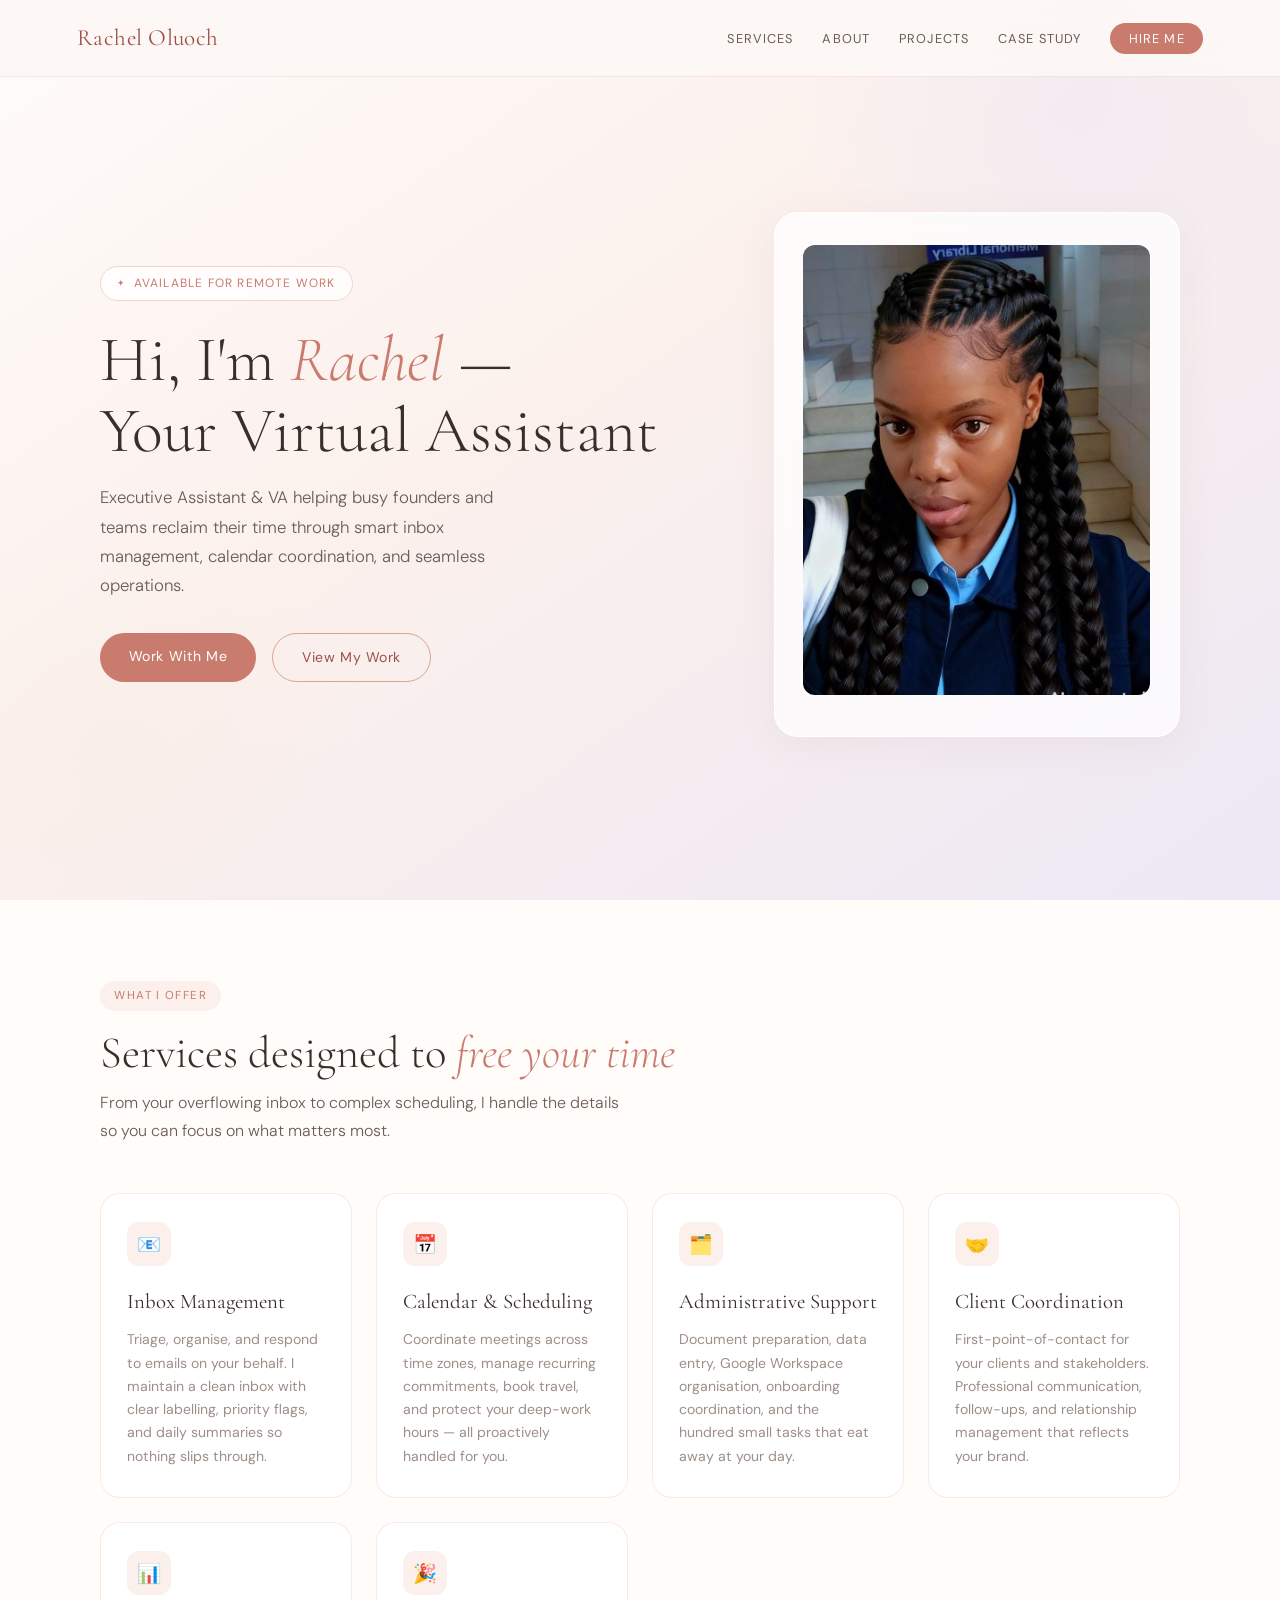
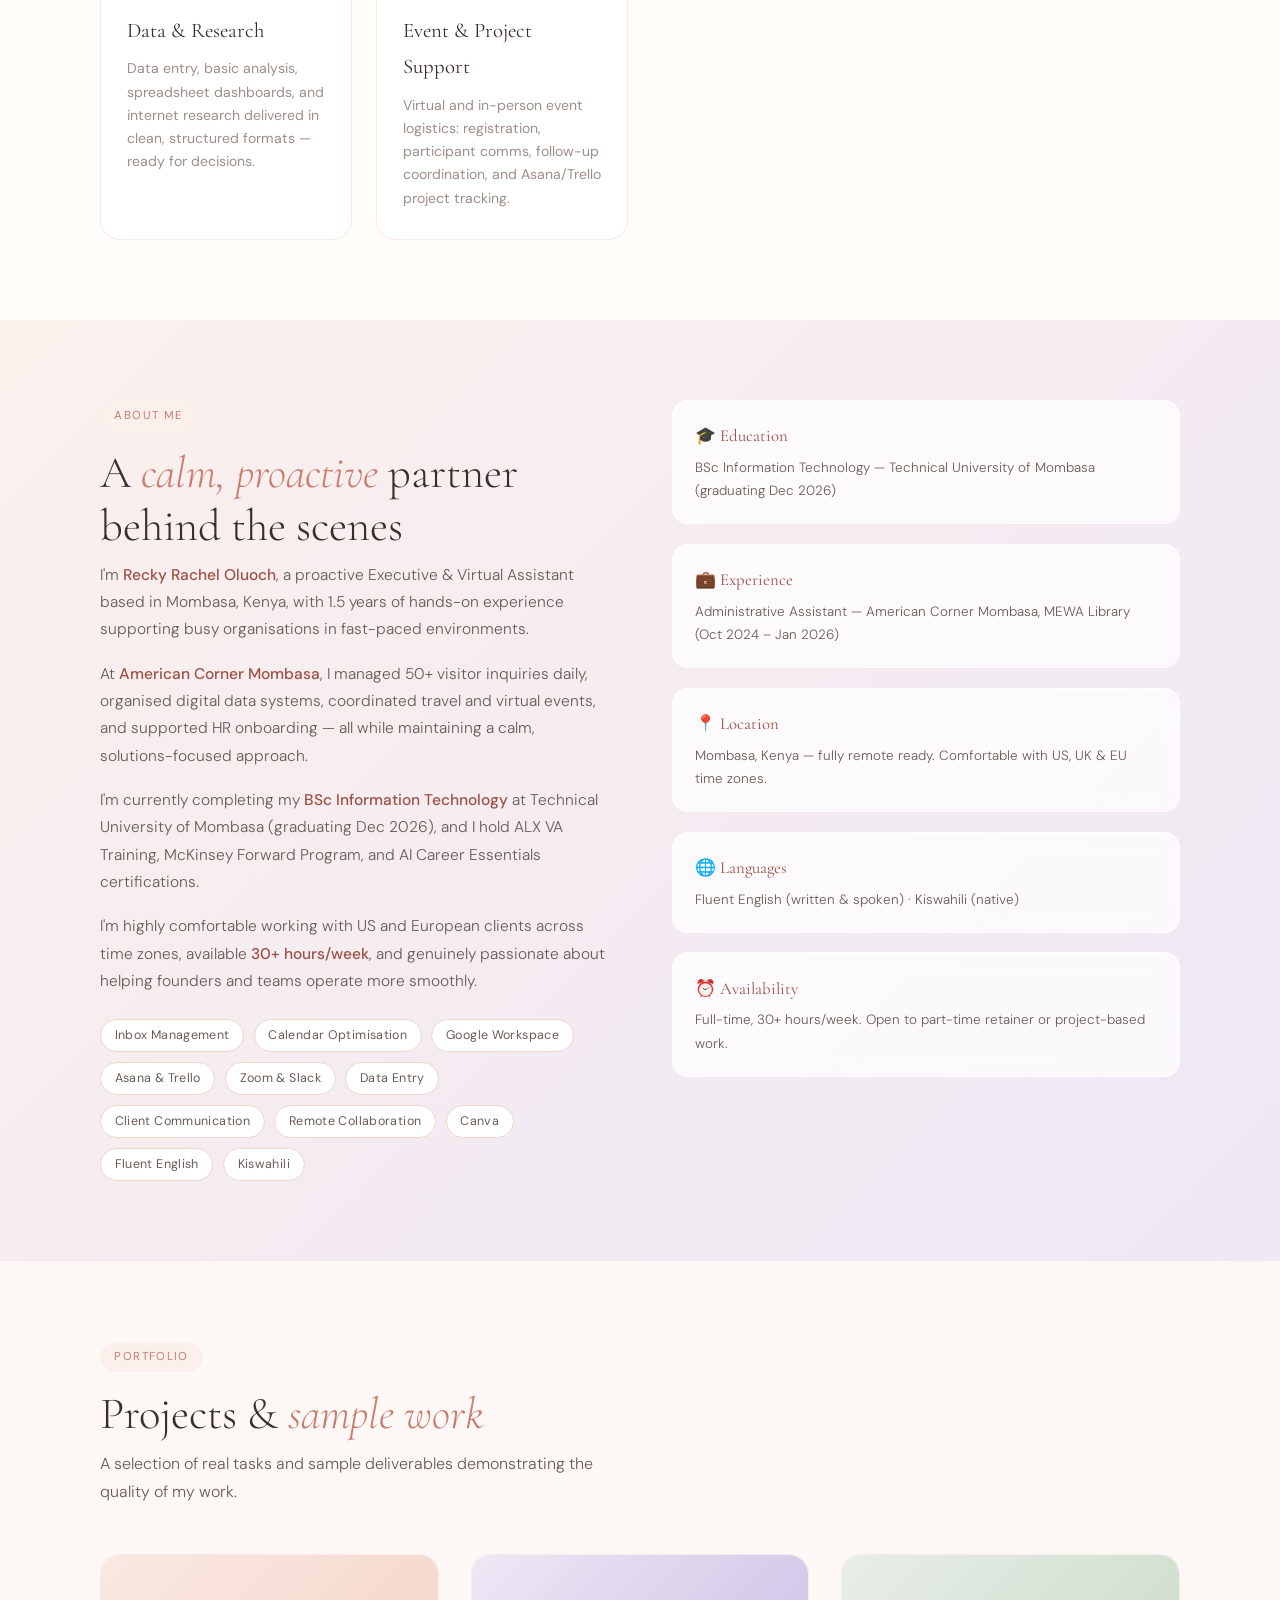
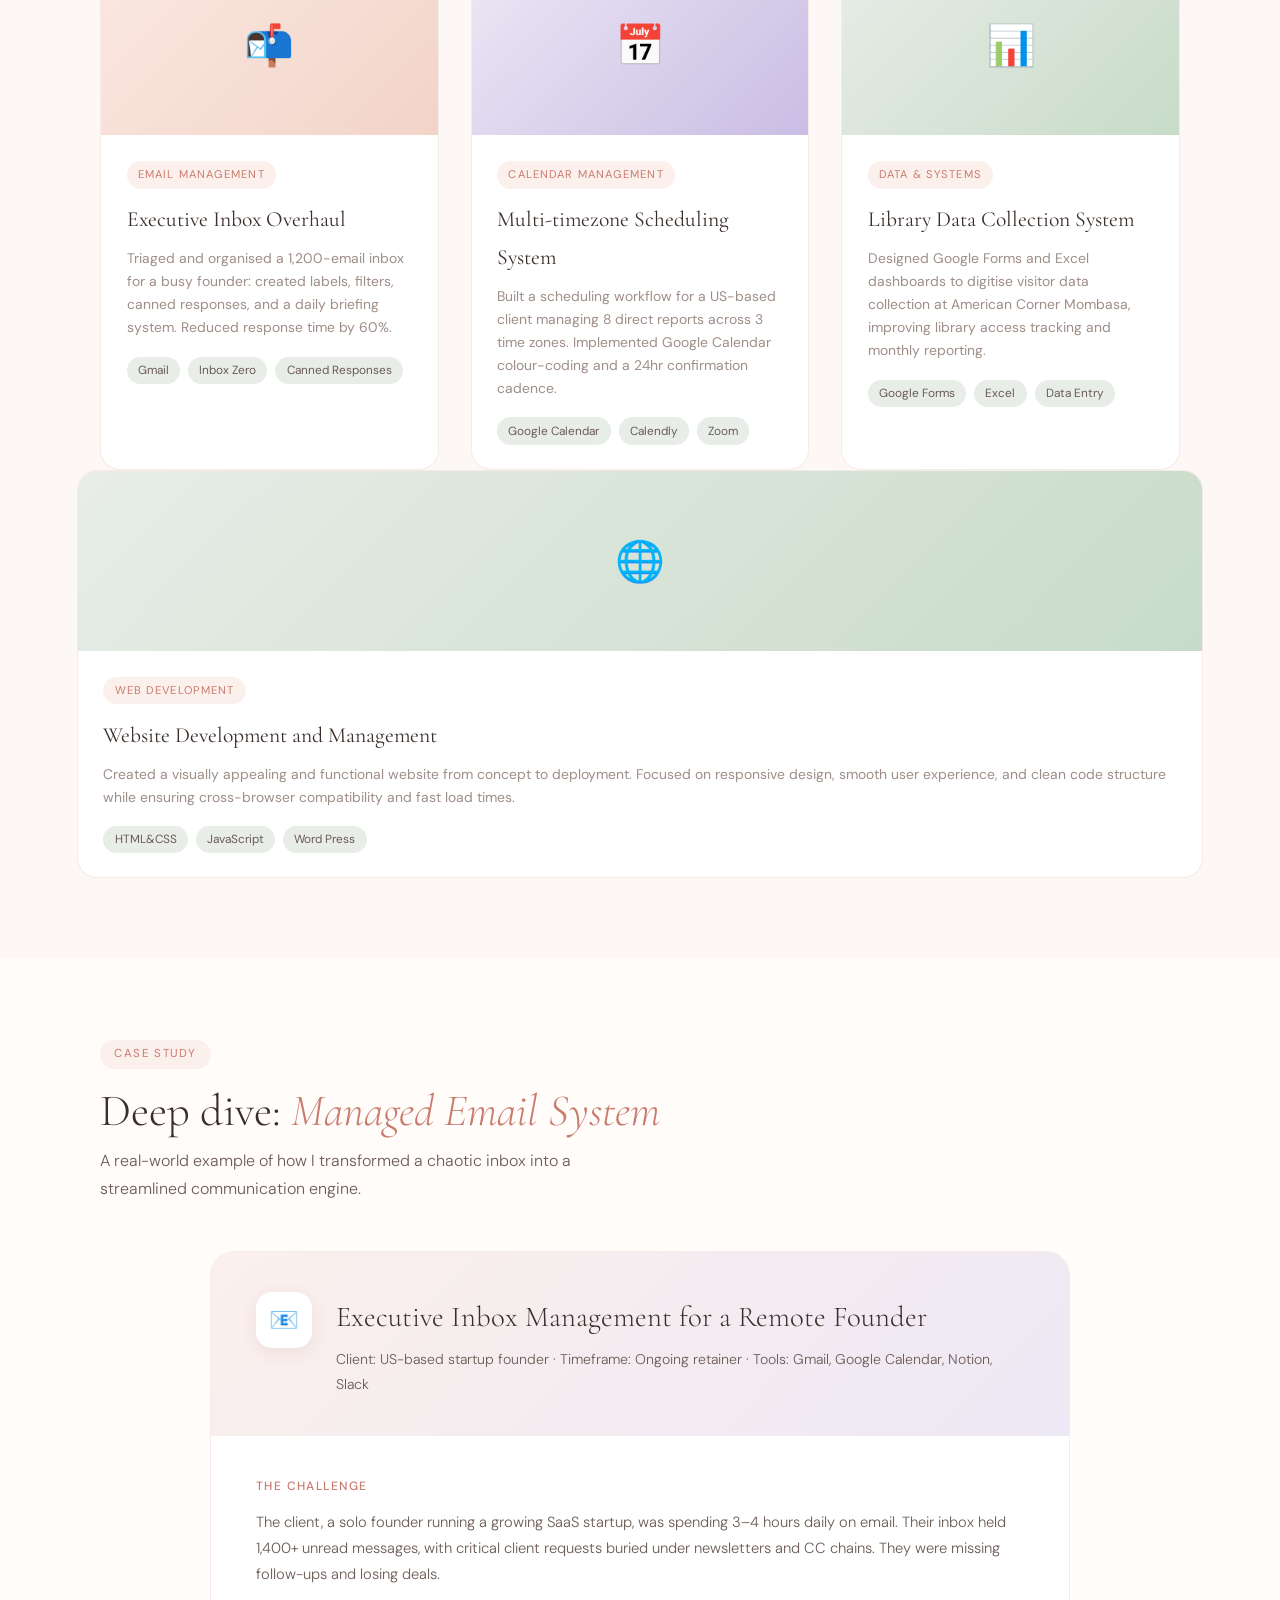
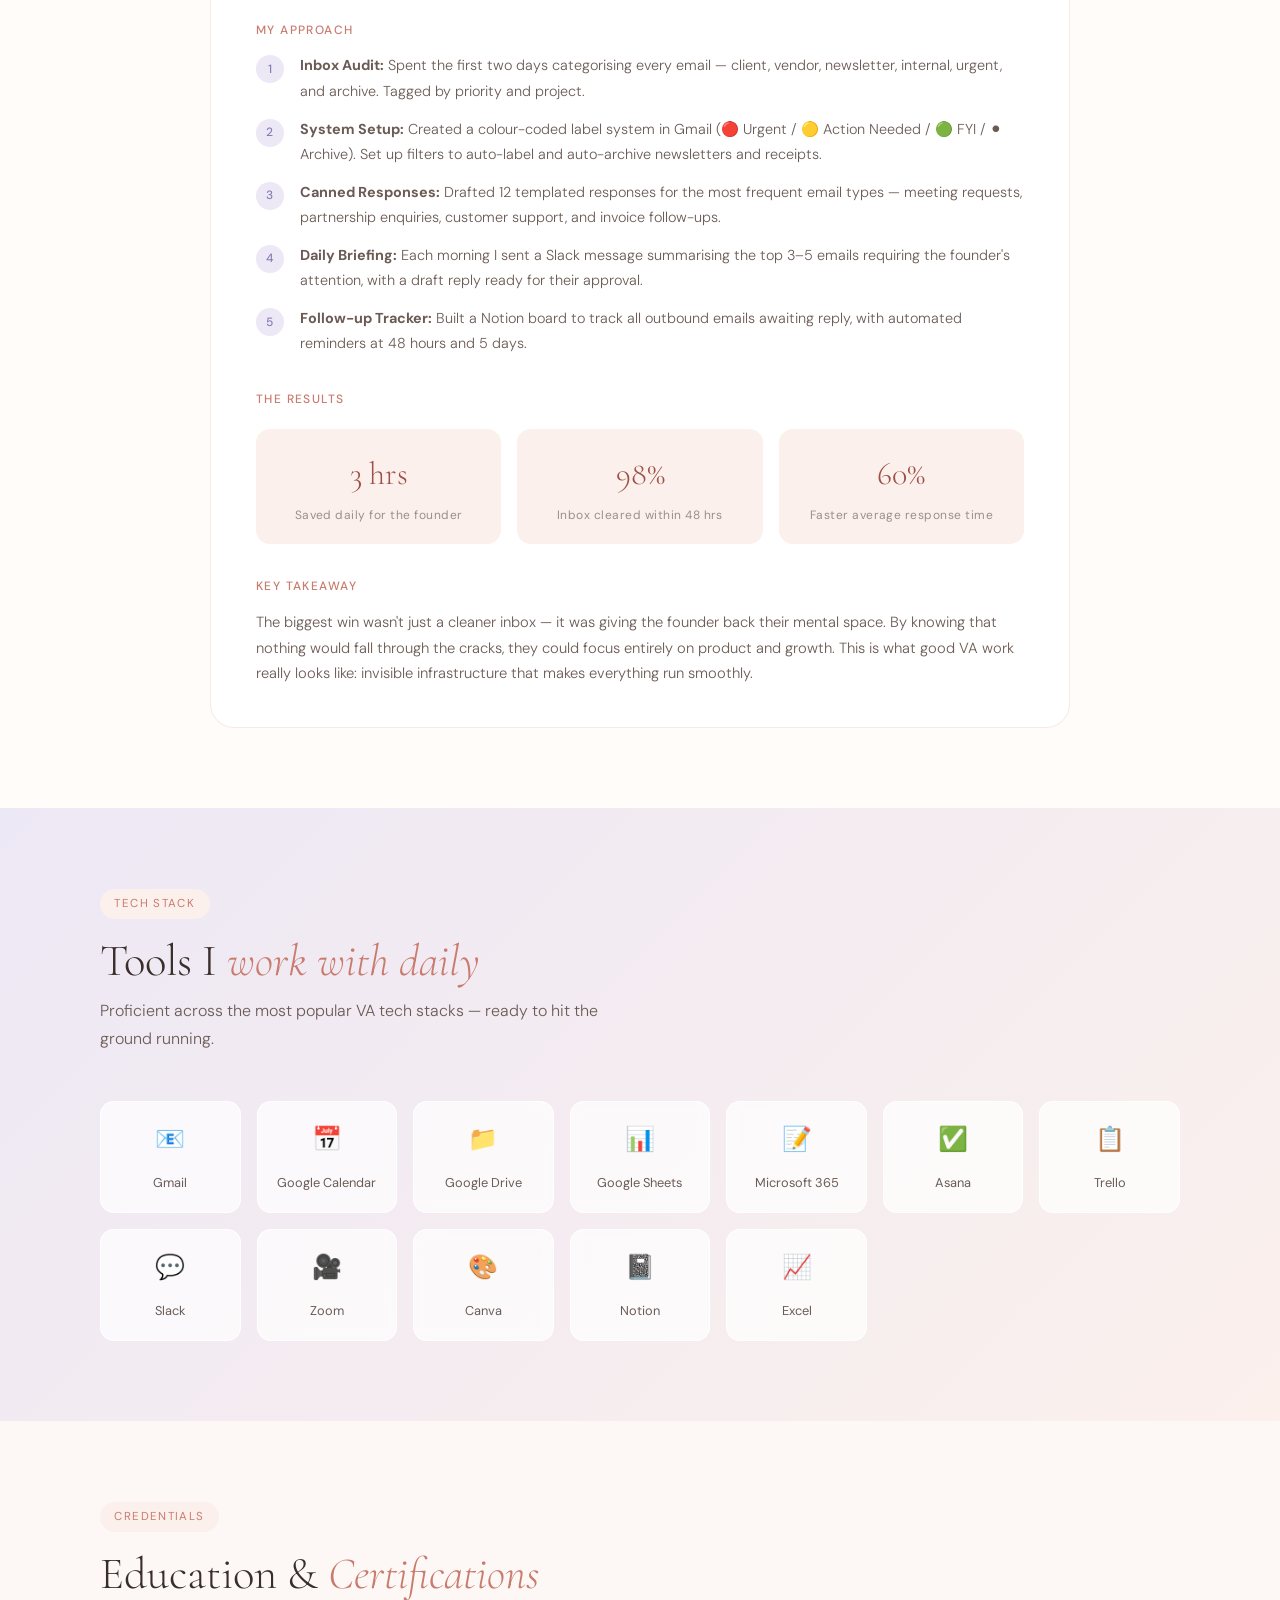
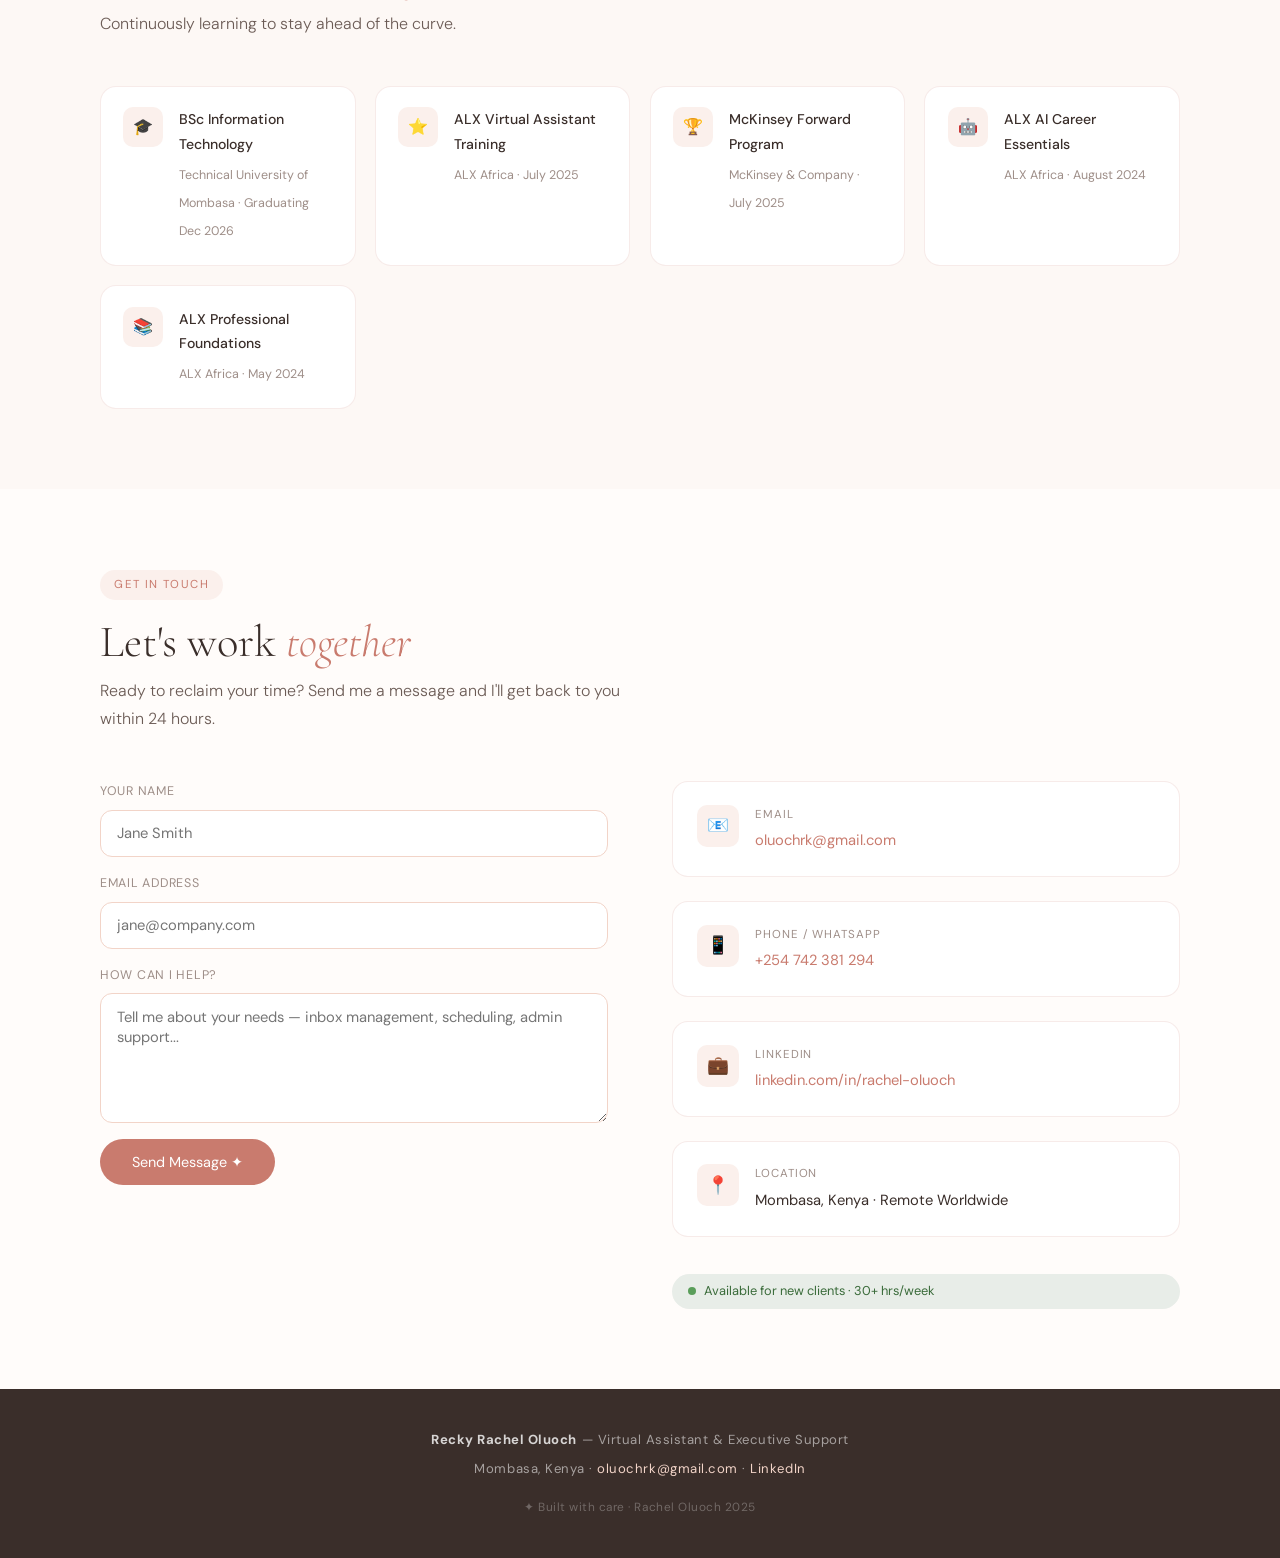
<file: Rachel-VA-Portfolio/index.html>
<!DOCTYPE html>
<html lang="en">
<head>
<meta charset="UTF-8"/>
<meta name="viewport" content="width=device-width, initial-scale=1.0"/>
<title>Recky Rachel Oluoch — Virtual Assistant</title>
<link href="https://fonts.googleapis.com/css2?family=Cormorant+Garamond:ital,wght@0,300;0,400;0,500;1,300;1,400&family=DM+Sans:opsz,wght@9..40,300;9..40,400;9..40,500&display=swap" rel="stylesheet"/>
<link rel="stylesheet" href="style.css">
</head>
<body>

<!-- NAV -->
<nav id="navbar">
  <a href="#home" class="nav-logo">Rachel Oluoch</a>
  <ul class="nav-links">
    <li><a href="#services">Services</a></li>
    <li><a href="#about">About</a></li>
    <li><a href="#projects">Projects</a></li>
    <li><a href="#case-study">Case Study</a></li>
    <li><a href="#contact" class="nav-cta">Hire Me</a></li>
  </ul>
  <button class="hamburger" id="hamburger" aria-label="Menu">
    <span></span><span></span><span></span>
  </button>
</nav>
<div class="mobile-menu" id="mobileMenu">
  <a href="#services" onclick="closeMobile()">Services</a>
  <a href="#about" onclick="closeMobile()">About</a>
  <a href="#projects" onclick="closeMobile()">Projects</a>
  <a href="#case-study" onclick="closeMobile()">Case Study</a>
  <a href="#contact" onclick="closeMobile()">Hire Me</a>
</div>

<!-- HERO -->
<section class="hero" id="home">
  <div class="hero-orb-1"></div>
  <div class="hero-orb-2"></div>
  <div class="hero-inner">
    <div>
      <div class="hero-badge">Available for Remote Work</div>
      <h1>Hi, I'm <em>Rachel</em> —<br>Your Virtual Assistant</h1>
      <p class="hero-sub">Executive Assistant &amp; VA helping busy founders and teams reclaim their time through smart inbox management, calendar coordination, and seamless operations.</p>
      <div class="hero-actions">
        <a href="#contact" class="btn-primary">Work With Me</a>
        <a href="#projects" class="btn-outline">View My Work</a>
      </div>
    </div>
    <div class="hero-card">
      <!-- <div class="hero-card-stat">
        <div class="stat-num">50+</div>
        <div class="stat-label">Daily queries handled</div>
      </div>
      <div class="hero-divider"></div>
      <div class="hero-card-stat">
        <div class="stat-num">30+</div>
        <div class="stat-label">Hrs/week available</div>
      </div>
      <div class="hero-divider"></div>
      <div class="hero-card-stat">
        <div class="stat-num">US/EU</div>
        <div class="stat-label">Timezone friendly</div>
      </div>
    </div> -->
    <img src="images/profile.jpeg" alt="">
  </div>
</section>

<!-- SERVICES -->
<section class="services-bg" id="services">
  <div class="section-inner">
    <span class="section-tag reveal">What I Offer</span>
    <h2 class="section-title reveal">Services designed to <em>free your time</em></h2>
    <p class="section-intro reveal">From your overflowing inbox to complex scheduling, I handle the details so you can focus on what matters most.</p>
    <div class="services-grid">
      <div class="service-card reveal">
        <div class="service-icon">📧</div>
        <h3>Inbox Management</h3>
        <p>Triage, organise, and respond to emails on your behalf. I maintain a clean inbox with clear labelling, priority flags, and daily summaries so nothing slips through.</p>
      </div>
      <div class="service-card reveal">
        <div class="service-icon">📅</div>
        <h3>Calendar &amp; Scheduling</h3>
        <p>Coordinate meetings across time zones, manage recurring commitments, book travel, and protect your deep-work hours — all proactively handled for you.</p>
      </div>
      <div class="service-card reveal">
        <div class="service-icon">🗂️</div>
        <h3>Administrative Support</h3>
        <p>Document preparation, data entry, Google Workspace organisation, onboarding coordination, and the hundred small tasks that eat away at your day.</p>
      </div>
      <div class="service-card reveal">
        <div class="service-icon">🤝</div>
        <h3>Client Coordination</h3>
        <p>First-point-of-contact for your clients and stakeholders. Professional communication, follow-ups, and relationship management that reflects your brand.</p>
      </div>
      <div class="service-card reveal">
        <div class="service-icon">📊</div>
        <h3>Data &amp; Research</h3>
        <p>Data entry, basic analysis, spreadsheet dashboards, and internet research delivered in clean, structured formats — ready for decisions.</p>
      </div>
      <div class="service-card reveal">
        <div class="service-icon">🎉</div>
        <h3>Event &amp; Project Support</h3>
        <p>Virtual and in-person event logistics: registration, participant comms, follow-up coordination, and Asana/Trello project tracking.</p>
      </div>
    </div>
  </div>
</section>

<!-- ABOUT -->
<section class="about-bg" id="about">
  <div class="section-inner">
    <div class="about-grid">
      <div class="about-text reveal">
        <span class="section-tag">About Me</span>
        <h2 class="section-title">A <em>calm, proactive</em> partner behind the scenes</h2>
        <p>I'm <strong>Recky Rachel Oluoch</strong>, a proactive Executive &amp; Virtual Assistant based in Mombasa, Kenya, with 1.5 years of hands-on experience supporting busy organisations in fast-paced environments.</p>
        <p>At <strong>American Corner Mombasa</strong>, I managed 50+ visitor inquiries daily, organised digital data systems, coordinated travel and virtual events, and supported HR onboarding — all while maintaining a calm, solutions-focused approach.</p>
        <p>I'm currently completing my <strong>BSc Information Technology</strong> at Technical University of Mombasa (graduating Dec 2026), and I hold ALX VA Training, McKinsey Forward Program, and AI Career Essentials certifications.</p>
        <p>I'm highly comfortable working with US and European clients across time zones, available <strong>30+ hours/week</strong>, and genuinely passionate about helping founders and teams operate more smoothly.</p>
        <div class="skills-list">
          <span class="skill-pill">Inbox Management</span>
          <span class="skill-pill">Calendar Optimisation</span>
          <span class="skill-pill">Google Workspace</span>
          <span class="skill-pill">Asana & Trello</span>
          <span class="skill-pill">Zoom & Slack</span>
          <span class="skill-pill">Data Entry</span>
          <span class="skill-pill">Client Communication</span>
          <span class="skill-pill">Remote Collaboration</span>
          <span class="skill-pill">Canva</span>
          <span class="skill-pill">Fluent English</span>
          <span class="skill-pill">Kiswahili</span>
        </div>
      </div>
      <div class="about-facts reveal">
        <div class="fact-card">
          <h4>🎓 Education</h4>
          <p>BSc Information Technology — Technical University of Mombasa (graduating Dec 2026)</p>
        </div>
        <div class="fact-card">
          <h4>💼 Experience</h4>
          <p>Administrative Assistant — American Corner Mombasa, MEWA Library (Oct 2024 – Jan 2026)</p>
        </div>
        <div class="fact-card">
          <h4>📍 Location</h4>
          <p>Mombasa, Kenya — fully remote ready. Comfortable with US, UK &amp; EU time zones.</p>
        </div>
        <div class="fact-card">
          <h4>🌐 Languages</h4>
          <p>Fluent English (written &amp; spoken) · Kiswahili (native)</p>
        </div>
        <div class="fact-card">
          <h4>⏰ Availability</h4>
          <p>Full-time, 30+ hours/week. Open to part-time retainer or project-based work.</p>
        </div>
      </div>
    </div>
  </div>
</section>

<!-- PROJECTS -->
<section id="projects">
  <div class="section-inner">
    <span class="section-tag reveal">Portfolio</span>
    <h2 class="section-title reveal">Projects &amp; <em>sample work</em></h2>
    <p class="section-intro reveal">A selection of real tasks and sample deliverables demonstrating the quality of my work.</p>
    <div class="projects-grid">
      <div class="project-card reveal">
        <div class="project-thumb thumb-1">📬</div>
        <div class="project-body">
          <span class="project-tag">Email Management</span>
          <h3>Executive Inbox Overhaul</h3>
          <p>Triaged and organised a 1,200-email inbox for a busy founder: created labels, filters, canned responses, and a daily briefing system. Reduced response time by 60%.</p>
          <div class="project-meta">
            <span class="meta-tag">Gmail</span>
            <span class="meta-tag">Inbox Zero</span>
            <span class="meta-tag">Canned Responses</span>
          </div>
        </div>
      </div>
      <div class="project-card reveal">
        <div class="project-thumb thumb-2">📅</div>
        <div class="project-body">
          <span class="project-tag">Calendar Management</span>
          <h3>Multi-timezone Scheduling System</h3>
          <p>Built a scheduling workflow for a US-based client managing 8 direct reports across 3 time zones. Implemented Google Calendar colour-coding and a 24hr confirmation cadence.</p>
          <div class="project-meta">
            <span class="meta-tag">Google Calendar</span>
            <span class="meta-tag">Calendly</span>
            <span class="meta-tag">Zoom</span>
          </div>
        </div>
      </div>
      <div class="project-card reveal">
        <div class="project-thumb thumb-3">📊</div>
        <div class="project-body">
          <span class="project-tag">Data & Systems</span>
          <h3>Library Data Collection System</h3>
          <p>Designed Google Forms and Excel dashboards to digitise visitor data collection at American Corner Mombasa, improving library access tracking and monthly reporting.</p>
          <div class="project-meta">
            <span class="meta-tag">Google Forms</span>
            <span class="meta-tag">Excel</span>
            <span class="meta-tag">Data Entry</span>
          </div>
        </div>
      </div>
    </div>
  </div>
  <div class="project-card reveal">
        <div class="project-thumb thumb-3">🌐</div>
        <div class="project-body">
          <span class="project-tag">Web Development</span>
          <h3>Website Development and Management</h3>
          <p>Created a visually appealing and functional website from concept to deployment. Focused on responsive design, smooth user experience, and clean code structure while ensuring cross-browser compatibility and fast load times.</p>
          <div class="project-meta">
            <span class="meta-tag">HTML&CSS</span>
            <span class="meta-tag">JavaScript</span>
            <span class="meta-tag">Word Press</span>
          </div>
        </div>
      </div>
    </div>
  </div>
</section>

<!-- CASE STUDY -->
<section class="case-bg" id="case-study">
  <div class="section-inner">
    <span class="section-tag reveal">Case Study</span>
    <h2 class="section-title reveal">Deep dive: <em>Managed Email System</em></h2>
    <p class="section-intro reveal">A real-world example of how I transformed a chaotic inbox into a streamlined communication engine.</p>
    <div class="case-study reveal">
      <div class="case-header">
        <div class="case-icon">📧</div>
        <div>
          <h3>Executive Inbox Management for a Remote Founder</h3>
          <p>Client: US-based startup founder · Timeframe: Ongoing retainer · Tools: Gmail, Google Calendar, Notion, Slack</p>
        </div>
      </div>
      <div class="case-body">
        <div class="case-section">
          <h4>The Challenge</h4>
          <p>The client, a solo founder running a growing SaaS startup, was spending 3–4 hours daily on email. Their inbox held 1,400+ unread messages, with critical client requests buried under newsletters and CC chains. They were missing follow-ups and losing deals.</p>
        </div>
        <div class="case-section">
          <h4>My Approach</h4>
          <div class="case-steps">
            <div class="step"><div class="step-num">1</div><p><strong>Inbox Audit:</strong> Spent the first two days categorising every email — client, vendor, newsletter, internal, urgent, and archive. Tagged by priority and project.</p></div>
            <div class="step"><div class="step-num">2</div><p><strong>System Setup:</strong> Created a colour-coded label system in Gmail (🔴 Urgent / 🟡 Action Needed / 🟢 FYI / ⚫ Archive). Set up filters to auto-label and auto-archive newsletters and receipts.</p></div>
            <div class="step"><div class="step-num">3</div><p><strong>Canned Responses:</strong> Drafted 12 templated responses for the most frequent email types — meeting requests, partnership enquiries, customer support, and invoice follow-ups.</p></div>
            <div class="step"><div class="step-num">4</div><p><strong>Daily Briefing:</strong> Each morning I sent a Slack message summarising the top 3–5 emails requiring the founder's attention, with a draft reply ready for their approval.</p></div>
            <div class="step"><div class="step-num">5</div><p><strong>Follow-up Tracker:</strong> Built a Notion board to track all outbound emails awaiting reply, with automated reminders at 48 hours and 5 days.</p></div>
          </div>
        </div>
        <div class="case-section">
          <h4>The Results</h4>
          <div class="case-results">
            <div class="result-box">
              <span class="result-num">3 hrs</span>
              <div class="result-desc">Saved daily for the founder</div>
            </div>
            <div class="result-box">
              <span class="result-num">98%</span>
              <div class="result-desc">Inbox cleared within 48 hrs</div>
            </div>
            <div class="result-box">
              <span class="result-num">60%</span>
              <div class="result-desc">Faster average response time</div>
            </div>
          </div>
        </div>
        <div class="case-section">
          <h4>Key Takeaway</h4>
          <p>The biggest win wasn't just a cleaner inbox — it was giving the founder back their mental space. By knowing that nothing would fall through the cracks, they could focus entirely on product and growth. This is what good VA work really looks like: invisible infrastructure that makes everything run smoothly.</p>
        </div>
      </div>
    </div>
  </div>
</section>

<!-- TOOLS -->
<section class="tools-bg" id="tools">
  <div class="section-inner">
    <span class="section-tag reveal">Tech Stack</span>
    <h2 class="section-title reveal">Tools I <em>work with daily</em></h2>
    <p class="section-intro reveal">Proficient across the most popular VA tech stacks — ready to hit the ground running.</p>
    <div class="tools-grid reveal">
      <div class="tool-chip"><span class="t-icon">📧</span><span>Gmail</span></div>
      <div class="tool-chip"><span class="t-icon">📅</span><span>Google Calendar</span></div>
      <div class="tool-chip"><span class="t-icon">📁</span><span>Google Drive</span></div>
      <div class="tool-chip"><span class="t-icon">📊</span><span>Google Sheets</span></div>
      <div class="tool-chip"><span class="t-icon">📝</span><span>Microsoft 365</span></div>
      <div class="tool-chip"><span class="t-icon">✅</span><span>Asana</span></div>
      <div class="tool-chip"><span class="t-icon">📋</span><span>Trello</span></div>
      <div class="tool-chip"><span class="t-icon">💬</span><span>Slack</span></div>
      <div class="tool-chip"><span class="t-icon">🎥</span><span>Zoom</span></div>
      <div class="tool-chip"><span class="t-icon">🎨</span><span>Canva</span></div>
      <div class="tool-chip"><span class="t-icon">📓</span><span>Notion</span></div>
      <div class="tool-chip"><span class="t-icon">📈</span><span>Excel</span></div>
    </div>
  </div>
</section>

<!-- CERTIFICATIONS -->
<section id="certs">
  <div class="section-inner">
    <span class="section-tag reveal">Credentials</span>
    <h2 class="section-title reveal">Education &amp; <em>Certifications</em></h2>
    <p class="section-intro reveal">Continuously learning to stay ahead of the curve.</p>
    <div class="certs-grid">
      <div class="cert-card reveal">
        <div class="cert-badge">🎓</div>
        <div class="cert-info">
          <h4>BSc Information Technology</h4>
          <span>Technical University of Mombasa · Graduating Dec 2026</span>
        </div>
      </div>
      <div class="cert-card reveal">
        <div class="cert-badge">⭐</div>
        <div class="cert-info">
          <h4>ALX Virtual Assistant Training</h4>
          <span>ALX Africa · July 2025</span>
        </div>
      </div>
      <div class="cert-card reveal">
        <div class="cert-badge">🏆</div>
        <div class="cert-info">
          <h4>McKinsey Forward Program</h4>
          <span>McKinsey &amp; Company · July 2025</span>
        </div>
      </div>
      <div class="cert-card reveal">
        <div class="cert-badge">🤖</div>
        <div class="cert-info">
          <h4>ALX AI Career Essentials</h4>
          <span>ALX Africa · August 2024</span>
        </div>
      </div>
      <div class="cert-card reveal">
        <div class="cert-badge">📚</div>
        <div class="cert-info">
          <h4>ALX Professional Foundations</h4>
          <span>ALX Africa · May 2024</span>
        </div>
      </div>
    </div>
  </div>
</section>

<!-- CONTACT -->
<section class="contact-bg" id="contact">
  <div class="section-inner">
    <span class="section-tag reveal">Get In Touch</span>
    <h2 class="section-title reveal">Let's work <em>together</em></h2>
    <p class="section-intro reveal">Ready to reclaim your time? Send me a message and I'll get back to you within 24 hours.</p>
    <div class="contact-grid">
      <div class="contact-form reveal">
        <div class="form-group">
          <label>Your Name</label>
          <input type="text" id="fname" placeholder="Jane Smith" />
        </div>
        <div class="form-group">
          <label>Email Address</label>
          <input type="email" id="femail" placeholder="jane@company.com" />
        </div>
        <div class="form-group">
          <label>How can I help?</label>
          <textarea id="fmsg" placeholder="Tell me about your needs — inbox management, scheduling, admin support..."></textarea>
        </div>
        <button class="btn-submit" onclick="submitForm()">Send Message ✦</button>
      </div>
      <div class="contact-info reveal">
        <div class="contact-info-card">
          <div class="ci-icon">📧</div>
          <div>
            <div class="ci-label">Email</div>
            <div class="ci-val"><a href="mailto:oluochrk@gmail.com">oluochrk@gmail.com</a></div>
          </div>
        </div>
        <div class="contact-info-card">
          <div class="ci-icon">📱</div>
          <div>
            <div class="ci-label">Phone / WhatsApp</div>
            <div class="ci-val"><a href="tel:+254742381294">+254 742 381 294</a></div>
          </div>
        </div>
        <div class="contact-info-card">
          <div class="ci-icon">💼</div>
          <div>
            <div class="ci-label">LinkedIn</div>
            <div class="ci-val"><a href="https://linkedin.com/in/rachel-oluoch/" target="_blank">linkedin.com/in/rachel-oluoch</a></div>
          </div>
        </div>
        <div class="contact-info-card">
          <div class="ci-icon">📍</div>
          <div>
            <div class="ci-label">Location</div>
            <div class="ci-val">Mombasa, Kenya · Remote Worldwide</div>
          </div>
        </div>
        <div class="avail-badge">
          <span class="avail-dot"></span>
          Available for new clients · 30+ hrs/week
        </div>
      </div>
    </div>
  </div>
</section>

<!-- FOOTER -->
<footer>
  <p style="margin-bottom:0.4rem;"><strong>Recky Rachel Oluoch</strong> — Virtual Assistant &amp; Executive Support</p>
  <p>Mombasa, Kenya · <a href="mailto:oluochrk@gmail.com">oluochrk@gmail.com</a> · <a href="https://linkedin.com/in/rachel-oluoch/" target="_blank">LinkedIn</a></p>
  <p style="margin-top:1rem;font-size:0.74rem;opacity:0.5;">✦ Built with care · Rachel Oluoch 2025</p>
</footer>

<div class="toast" id="toast">Message sent! I'll be in touch within 24 hours 💌</div>

<script src="script.js">
</script>
</body>
</html>
</file>
<file: Rachel-VA-Portfolio/style.css>
:root {
  --blush:      #FBF0EC;
  --blush-mid:  #F2D4C8;
  --blush-dark: #D9A48E;
  --rose:       #C97B6E;
  --rose-deep:  #9E5048;
  --lilac:      #EDE8F5;
  --lilac-mid:  #C9BDE4;
  --lilac-dark: #8B7CB3;
  --sage:       #E8EDE8;
  --cream:      #FDF8F5;
  --warm-white: #FFFCFA;
  --text-dark:  #3A2E2A;
  --text-mid:   #6B5B55;
  --text-soft:  #9E8E88;
  --border:     rgba(201,123,110,0.15);
  --serif:      'Cormorant Garamond', Georgia, serif;
  --sans:       'DM Sans', system-ui, sans-serif;
}
*,*::before,*::after{box-sizing:border-box;margin:0;padding:0;}
html {
    scroll-behavior:smooth;
}
body{
    font-family:var(--sans);
    background:var(--cream);
    color:var(--text-dark);
    font-size:16px;line-height:1.75;
    overflow-x:hidden;
}
::-webkit-scrollbar{width:5px;}
::-webkit-scrollbar-track{background:var(--blush);}
::-webkit-scrollbar-thumb{background:var(--blush-dark);border-radius:3px;}

/* NAV */
nav{position:fixed;top:0;left:0;right:0;z-index:100;display:flex;align-items:center;justify-content:space-between;padding:1.1rem 6%;background:rgba(253,248,245,0.9);backdrop-filter:blur(14px);border-bottom:1px solid var(--border);transition:box-shadow 0.3s;}
nav.scrolled{box-shadow:0 2px 24px rgba(159,80,72,0.09);}
.nav-logo{font-family:var(--serif);font-size:1.45rem;font-weight:400;color:var(--rose-deep);letter-spacing:0.02em;text-decoration:none;}
.nav-links{display:flex;gap:1.8rem;list-style:none;align-items:center;}
.nav-links a{font-size:0.8rem;font-weight:400;letter-spacing:0.09em;text-transform:uppercase;color:var(--text-mid);text-decoration:none;transition:color 0.2s;}
.nav-links a:hover{color:var(--rose);}
.nav-cta{background:var(--rose)!important;color:#fff!important;padding:0.45rem 1.15rem;border-radius:999px;transition:background 0.2s!important;}
.nav-cta:hover{background:var(--rose-deep)!important;}
.hamburger{display:none;flex-direction:column;gap:5px;cursor:pointer;background:none;border:none;padding:4px;}
.hamburger span{display:block;width:22px;height:2px;background:var(--rose-deep);border-radius:2px;transition:0.3s;}
.mobile-menu{display:none;flex-direction:column;gap:0;position:fixed;top:62px;left:0;right:0;background:var(--warm-white);border-bottom:1px solid var(--border);z-index:99;padding:1rem 6%;}
.mobile-menu.open{display:flex;}
.mobile-menu a{font-size:0.85rem;letter-spacing:0.08em;text-transform:uppercase;color:var(--text-mid);text-decoration:none;padding:0.75rem 0;border-bottom:1px solid var(--border);}
.mobile-menu a:last-child{border:none;}

/* HERO */
.hero{min-height:100vh;display:flex;align-items:center;padding:8rem 6% 5rem;background:linear-gradient(145deg,var(--warm-white) 0%,var(--blush) 45%,var(--lilac) 100%);position:relative;overflow:hidden;}
.hero-orb-1{position:absolute;top:-180px;right:-80px;width:560px;height:560px;background:radial-gradient(circle,rgba(237,232,245,0.55) 0%,transparent 70%);border-radius:50%;pointer-events:none;}
.hero-orb-2{position:absolute;bottom:-100px;left:-120px;width:480px;height:480px;background:radial-gradient(circle,rgba(249,237,232,0.6) 0%,transparent 70%);border-radius:50%;pointer-events:none;}
.hero-inner{display:grid;grid-template-columns:1fr auto;gap:4rem;align-items:center;max-width:1080px;margin:0 auto;width:100%;position:relative;z-index:1;}
.hero-badge{display:inline-flex;align-items:center;gap:0.5rem;background:rgba(255,255,255,0.8);border:1px solid var(--blush-mid);padding:0.38rem 1rem;border-radius:999px;font-size:0.75rem;letter-spacing:0.1em;text-transform:uppercase;color:var(--rose);margin-bottom:1.4rem;animation:fadeUp 0.6s ease both;}
.hero-badge::before{content:'✦';font-size:0.55rem;}
.hero h1{font-family:var(--serif);font-size:clamp(2.8rem,5vw,4.4rem);font-weight:300;line-height:1.12;color:var(--text-dark);margin-bottom:1rem;animation:fadeUp 0.6s 0.1s ease both;}
.hero h1 em{font-style:italic;color:var(--rose);}
.hero-sub{font-size:1.05rem;color:var(--text-mid);max-width:440px;margin-bottom:2rem;font-weight:300;animation:fadeUp 0.6s 0.2s ease both;}
.hero-actions{display:flex;gap:1rem;flex-wrap:wrap;animation:fadeUp 0.6s 0.3s ease both;}
.btn-primary{background:var(--rose);color:#fff;padding:0.7rem 1.8rem;border-radius:999px;font-size:0.88rem;font-weight:400;text-decoration:none;letter-spacing:0.04em;transition:background 0.2s,transform 0.2s;display:inline-block;}
.btn-primary:hover{background:var(--rose-deep);transform:translateY(-2px);}
.btn-outline{background:transparent;color:var(--rose-deep);padding:0.7rem 1.8rem;border-radius:999px;font-size:0.88rem;font-weight:400;text-decoration:none;letter-spacing:0.04em;border:1.5px solid var(--blush-dark);transition:all 0.2s;display:inline-block;}
.btn-outline:hover{background:var(--blush);transform:translateY(-2px);}
.hero-card{
    background:rgba(255,255,255,0.72);
    backdrop-filter:blur(10px);
    border:1px solid rgba(255,255,255,0.9);
    border-radius:24px;padding:2rem 1.8rem;
    min-width:210px;
    animation:fadeUp 0.6s 0.4s ease both;
    box-shadow:0 8px 40px rgba(159,80,72,0.07);
}
.hero-card-stat{
    margin-bottom:1.4rem;,
}
.hero-card-stat:last-child{
    margin-bottom:0;
}
.hero-card img{
    width:100%;
    height:50vh;
    border-radius:12px;
}
.stat-num{
    font-family:var(--serif);
    font-size:2.4rem;
    font-weight:300;color:var(--rose-deep);
    line-height:1;
}
.stat-label{font-size:0.78rem;color:var(--text-soft);letter-spacing:0.06em;text-transform:uppercase;margin-top:0.2rem;}
.hero-divider{width:1px;height:40px;background:var(--border);margin:0.8rem 0;}

/* SECTIONS */
section{padding:5rem 6%;}
.section-inner{max-width:1080px;margin:0 auto;}
.section-tag{display:inline-block;font-size:0.72rem;letter-spacing:0.12em;text-transform:uppercase;color:var(--rose);background:var(--blush);padding:0.3rem 0.9rem;border-radius:999px;margin-bottom:1rem;}
.section-title{font-family:var(--serif);font-size:clamp(2rem,3.5vw,3rem);font-weight:300;line-height:1.2;color:var(--text-dark);margin-bottom:0.5rem;}
.section-title em{font-style:italic;color:var(--rose);}
.section-intro{font-size:1rem;color:var(--text-mid);max-width:520px;font-weight:300;margin-bottom:3rem;}

/* SERVICES */
.services-bg{background:var(--warm-white);}
.services-grid{display:grid;grid-template-columns:repeat(auto-fit,minmax(250px,1fr));gap:1.5rem;}
.service-card{background:white;border:1px solid var(--border);border-radius:20px;padding:1.8rem 1.6rem;transition:transform 0.25s,box-shadow 0.25s;position:relative;overflow:hidden;}
.service-card::after{content:'';position:absolute;bottom:0;left:0;right:0;height:3px;background:linear-gradient(90deg,var(--blush-mid),var(--lilac-mid));transform:scaleX(0);transform-origin:left;transition:transform 0.3s;}
.service-card:hover{transform:translateY(-4px);box-shadow:0 12px 40px rgba(159,80,72,0.1);}
.service-card:hover::after{transform:scaleX(1);}
.service-icon{width:44px;height:44px;background:var(--blush);border-radius:12px;display:flex;align-items:center;justify-content:center;font-size:1.2rem;margin-bottom:1.1rem;}
.service-card h3{font-family:var(--serif);font-size:1.3rem;font-weight:400;color:var(--text-dark);margin-bottom:0.5rem;}
.service-card p{font-size:0.88rem;color:var(--text-soft);line-height:1.65;}

/* ABOUT */
.about-bg{background:linear-gradient(135deg,var(--blush) 0%,var(--lilac) 100%);}
.about-grid{display:grid;grid-template-columns:1fr 1fr;gap:4rem;align-items:start;}
.about-text p{font-size:0.97rem;color:var(--text-mid);margin-bottom:1.1rem;font-weight:300;}
.about-text strong{color:var(--rose-deep);font-weight:500;}
.skills-list{display:flex;flex-wrap:wrap;gap:0.6rem;margin-top:1.5rem;}
.skill-pill{background:white;border:1px solid var(--blush-mid);color:var(--text-mid);font-size:0.78rem;padding:0.3rem 0.85rem;border-radius:999px;letter-spacing:0.03em;}
.about-facts{display:flex;flex-direction:column;gap:1.2rem;}
.fact-card{background:rgba(255,255,255,0.72);border:1px solid rgba(255,255,255,0.9);border-radius:16px;padding:1.3rem 1.4rem;backdrop-filter:blur(8px);}
.fact-card h4{font-family:var(--serif);font-size:1.05rem;font-weight:400;color:var(--rose-deep);margin-bottom:0.3rem;}
.fact-card p{font-size:0.84rem;color:var(--text-mid);font-weight:300;}

/* PROJECTS */
.projects-grid{display:grid;grid-template-columns:repeat(auto-fit,minmax(300px,1fr));gap:2rem;}
.project-card{background:white;border:1px solid var(--border);border-radius:20px;overflow:hidden;transition:transform 0.25s,box-shadow 0.25s;}
.project-card:hover{transform:translateY(-5px);box-shadow:0 16px 48px rgba(159,80,72,0.1);}
.project-thumb{height:180px;display:flex;align-items:center;justify-content:center;font-size:2.5rem;position:relative;}
.thumb-1{background:linear-gradient(135deg,#FBE8E2,#F2D4C8);}
.thumb-2{background:linear-gradient(135deg,#EDE8F5,#C9BDE4);}
.thumb-3{background:linear-gradient(135deg,#E8EDE8,#C8DBC8);}
.project-body{padding:1.5rem 1.6rem;}
.project-tag{font-size:0.7rem;letter-spacing:0.1em;text-transform:uppercase;color:var(--rose);background:var(--blush);padding:0.25rem 0.7rem;border-radius:999px;display:inline-block;margin-bottom:0.8rem;}
.project-body h3{font-family:var(--serif);font-size:1.35rem;font-weight:400;color:var(--text-dark);margin-bottom:0.5rem;}
.project-body p{font-size:0.87rem;color:var(--text-soft);line-height:1.65;margin-bottom:1.1rem;}
.project-meta{display:flex;flex-wrap:wrap;gap:0.5rem;}
.meta-tag{font-size:0.74rem;background:var(--sage);color:var(--text-mid);padding:0.2rem 0.7rem;border-radius:999px;}

/* CASE STUDY */
.case-bg{background:var(--warm-white);}
.case-study{background:white;border:1px solid var(--border);border-radius:24px;overflow:hidden;max-width:860px;margin:0 auto;}
.case-header{background:linear-gradient(135deg,var(--blush),var(--lilac));padding:2.5rem 2.8rem;display:flex;align-items:flex-start;gap:1.5rem;}
.case-icon{width:56px;height:56px;background:white;border-radius:16px;display:flex;align-items:center;justify-content:center;font-size:1.5rem;flex-shrink:0;box-shadow:0 4px 16px rgba(159,80,72,0.1);}
.case-header h3{font-family:var(--serif);font-size:1.8rem;font-weight:300;color:var(--text-dark);margin-bottom:0.3rem;}
.case-header p{font-size:0.88rem;color:var(--text-mid);font-weight:300;}
.case-body{padding:2.5rem 2.8rem;}
.case-section{margin-bottom:2rem;}
.case-section:last-child{margin-bottom:0;}
.case-section h4{font-size:0.75rem;letter-spacing:0.12em;text-transform:uppercase;color:var(--rose);margin-bottom:0.8rem;font-weight:500;}
.case-section p{font-size:0.92rem;color:var(--text-mid);font-weight:300;line-height:1.75;}
.case-results{display:grid;grid-template-columns:repeat(3,1fr);gap:1rem;margin-top:1.2rem;}
.result-box{background:var(--blush);border-radius:14px;padding:1.1rem 1rem;text-align:center;}
.result-num{font-family:var(--serif);font-size:2rem;font-weight:300;color:var(--rose-deep);display:block;}
.result-desc{font-size:0.75rem;color:var(--text-soft);letter-spacing:0.04em;margin-top:0.2rem;}
.case-steps{display:flex;flex-direction:column;gap:0.8rem;}
.step{display:flex;gap:1rem;align-items:flex-start;}
.step-num{width:28px;height:28px;background:var(--lilac);border-radius:50%;display:flex;align-items:center;justify-content:center;font-size:0.75rem;color:var(--lilac-dark);font-weight:500;flex-shrink:0;margin-top:2px;}
.step p{font-size:0.9rem;color:var(--text-mid);font-weight:300;}

/* TOOLS */
.tools-bg{background:linear-gradient(135deg,var(--lilac) 0%,var(--blush) 100%);}
.tools-grid{display:grid;grid-template-columns:repeat(auto-fit,minmax(130px,1fr));gap:1rem;}
.tool-chip{background:rgba(255,255,255,0.7);border:1px solid rgba(255,255,255,0.95);border-radius:14px;padding:1rem;text-align:center;backdrop-filter:blur(6px);transition:transform 0.2s,box-shadow 0.2s;}
.tool-chip:hover{transform:translateY(-3px);box-shadow:0 8px 24px rgba(159,80,72,0.1);}
.tool-chip .t-icon{font-size:1.5rem;margin-bottom:0.5rem;display:block;}
.tool-chip span{font-size:0.8rem;color:var(--text-mid);}

/* CERTS */
.certs-grid{display:grid;grid-template-columns:repeat(auto-fit,minmax(220px,1fr));gap:1.2rem;}
.cert-card{background:white;border:1px solid var(--border);border-radius:16px;padding:1.3rem 1.4rem;display:flex;gap:1rem;align-items:flex-start;}
.cert-badge{width:40px;height:40px;background:var(--blush);border-radius:10px;display:flex;align-items:center;justify-content:center;font-size:1rem;flex-shrink:0;}
.cert-info h4{font-size:0.88rem;font-weight:500;color:var(--text-dark);margin-bottom:0.2rem;}
.cert-info span{font-size:0.78rem;color:var(--text-soft);}

/* CONTACT */
.contact-bg{background:var(--warm-white);}
.contact-grid{display:grid;grid-template-columns:1fr 1fr;gap:4rem;align-items:start;}
.contact-form{display:flex;flex-direction:column;gap:1rem;}
.form-group{display:flex;flex-direction:column;gap:0.4rem;}
.form-group label{font-size:0.78rem;letter-spacing:0.06em;text-transform:uppercase;color:var(--text-soft);}
.form-group input,.form-group textarea{background:white;border:1.5px solid var(--blush-mid);border-radius:12px;padding:0.8rem 1rem;font-family:var(--sans);font-size:0.92rem;color:var(--text-dark);transition:border-color 0.2s,box-shadow 0.2s;outline:none;width:100%;}
.form-group input:focus,.form-group textarea:focus{border-color:var(--rose);box-shadow:0 0 0 3px rgba(201,123,110,0.12);}
.form-group textarea{min-height:130px;resize:vertical;}
.btn-submit{background:var(--rose);color:white;border:none;padding:0.85rem 2rem;border-radius:999px;font-family:var(--sans);font-size:0.9rem;cursor:pointer;transition:background 0.2s,transform 0.2s;align-self:flex-start;}
.btn-submit:hover{background:var(--rose-deep);transform:translateY(-2px);}
.contact-info{display:flex;flex-direction:column;gap:1.5rem;}
.contact-info-card{background:white;border:1px solid var(--border);border-radius:16px;padding:1.4rem 1.5rem;display:flex;gap:1rem;align-items:flex-start;}
.ci-icon{width:42px;height:42px;background:var(--blush);border-radius:10px;display:flex;align-items:center;justify-content:center;font-size:1.1rem;flex-shrink:0;}
.ci-label{font-size:0.72rem;letter-spacing:0.08em;text-transform:uppercase;color:var(--text-soft);margin-bottom:0.2rem;}
.ci-val{font-size:0.92rem;color:var(--text-dark);}
.ci-val a{color:var(--rose);text-decoration:none;}
.ci-val a:hover{text-decoration:underline;}
.avail-badge{display:inline-flex;align-items:center;gap:0.5rem;background:var(--sage);color:#3a6b3a;font-size:0.8rem;padding:0.4rem 1rem;border-radius:999px;margin-top:0.8rem;}
.avail-dot{width:8px;height:8px;background:#5a9e5a;border-radius:50%;animation:pulse 2s infinite;}

/* FOOTER */
footer{background:var(--text-dark);color:rgba(255,255,255,0.55);text-align:center;padding:2.5rem 6%;font-size:0.82rem;letter-spacing:0.04em;}
footer a{color:var(--blush-mid);text-decoration:none;}
footer strong{color:rgba(255,255,255,0.8);}

/* ANIMATIONS */
@keyframes fadeUp{from{opacity:0;transform:translateY(20px);}to{opacity:1;transform:translateY(0);}}
.reveal{opacity:0;transform:translateY(24px);transition:opacity 0.65s ease,transform 0.65s ease;}
.reveal.visible{opacity:1;transform:none;}

/* TOAST */
.toast{position:fixed;bottom:2rem;right:2rem;background:var(--rose-deep);color:white;padding:0.9rem 1.5rem;border-radius:14px;font-size:0.88rem;opacity:0;pointer-events:none;transition:opacity 0.3s,transform 0.3s;transform:translateY(10px);z-index:200;}
.toast.show{opacity:1;transform:none;}

/* RESPONSIVE */
@media(max-width:800px){
  .nav-links{display:none;}
  .hamburger{display:flex;}
  .hero-inner{grid-template-columns:1fr;}
  .hero-card{display:grid;grid-template-columns:repeat(3,1fr);gap:0;min-width:unset;}
  .hero-divider{display:none;}
  .hero-card-stat{margin-bottom:0;text-align:center;padding:0 0.5rem;}
  .about-grid,.contact-grid{grid-template-columns:1fr;}
  .case-results{grid-template-columns:1fr;}
  .case-header,.case-body{padding:1.6rem 1.4rem;}
}
</file>
